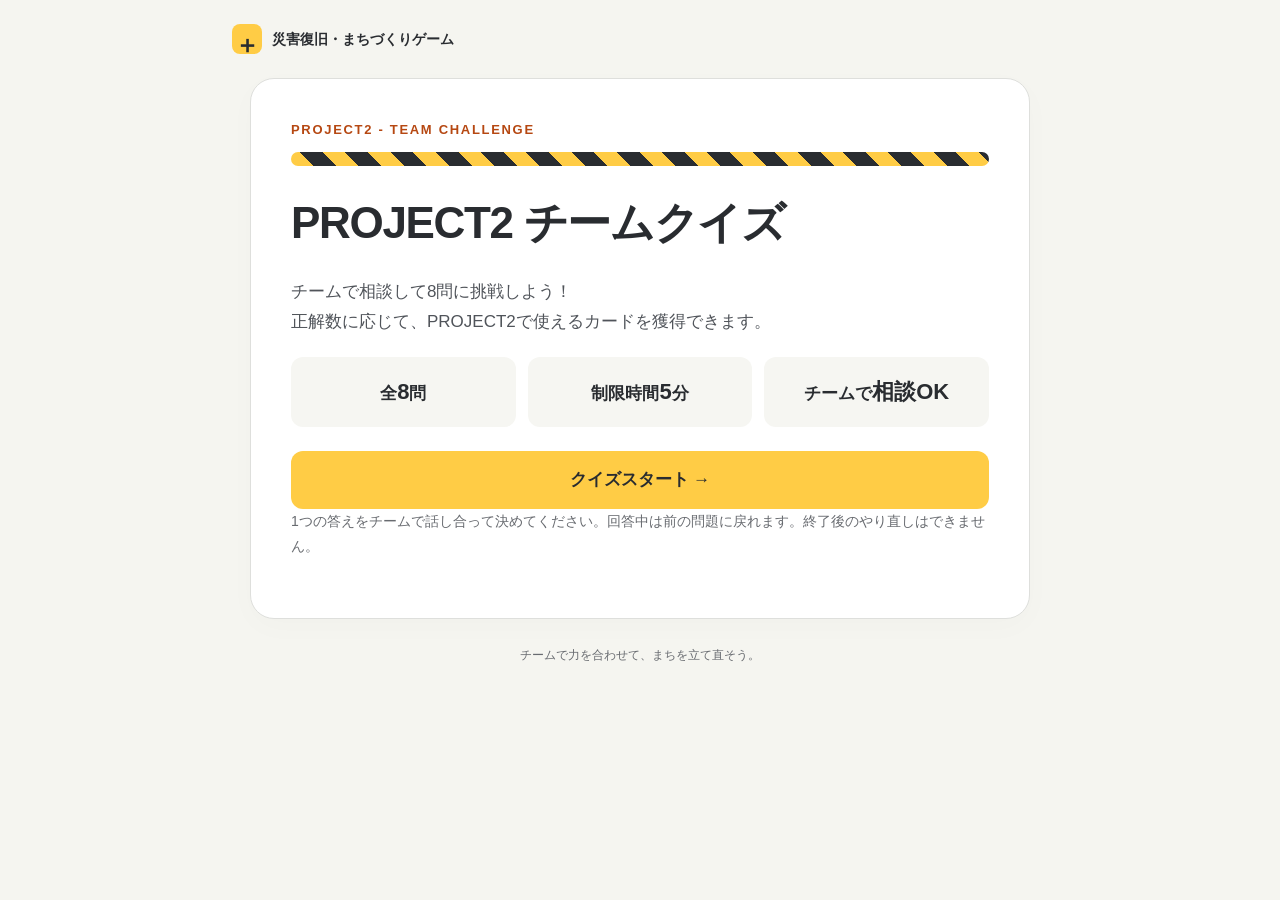
<file: PROJECT2チームクイズ/index.html>
<!doctype html>
<html lang="ja">
<head>
  <meta charset="utf-8">
  <meta name="viewport" content="width=device-width, initial-scale=1">
  <meta name="theme-color" content="#ffcc45">
  <title>PROJECT2 チームクイズ | 災害復旧・まちづくりゲーム</title>
  <link rel="stylesheet" href="style.css">
  <script src="script.js" defer></script>
</head>
<body>
  <header class="brand"><span class="brand-mark" aria-hidden="true">＋</span> 災害復旧・まちづくりゲーム</header>
  <p id="storage-warning" class="notice" role="alert" hidden>このブラウザでは回答を保存できません。終了までページを閉じたり再読み込みしたりしないでください。</p>
  <main id="app"></main>
  <footer>チームで力を合わせて、まちを立て直そう。</footer>
  <div id="admin" hidden><button id="reset" class="text-button" type="button">管理者用：リセット</button></div>
  <dialog id="finish-dialog" aria-labelledby="confirm-title">
    <h2 id="confirm-title">これで回答を終了します。よろしいですか？</h2>
    <p>終了後は回答を変更できません。</p>
    <div class="dialog-actions"><button id="cancel-finish" class="secondary" type="button">回答に戻る</button><button id="confirm-finish" class="primary" type="button">回答を終了する</button></div>
  </dialog>
  <noscript>このクイズにはJavaScriptが必要です。ブラウザの設定でJavaScriptを有効にしてください。</noscript>
</body>
</html>
</file>
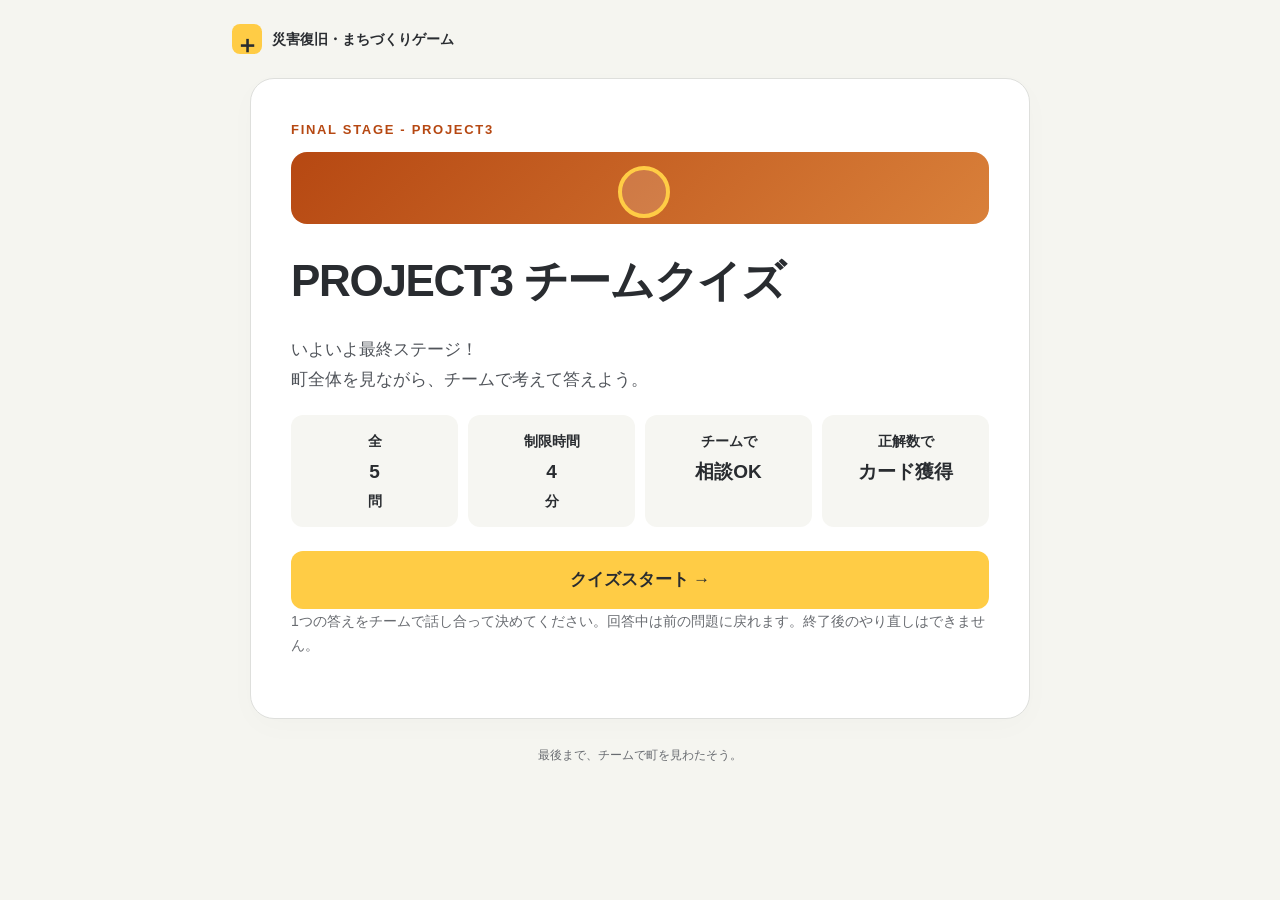
<file: PROJECT3チームクイズ/index.html>
<!doctype html>
<html lang="ja">
<head>
  <meta charset="utf-8">
  <meta name="viewport" content="width=device-width, initial-scale=1">
  <meta name="theme-color" content="#b64812">
  <title>PROJECT3 チームクイズ | 災害復旧・まちづくりゲーム</title>
  <link rel="stylesheet" href="style.css">
  <script src="script.js" defer></script>
</head>
<body>
  <header class="brand"><span class="brand-mark" aria-hidden="true">＋</span> 災害復旧・まちづくりゲーム</header>
  <p id="storage-warning" class="notice" role="alert" hidden>このブラウザでは回答を保存できません。終了までページを閉じたり再読み込みしたりしないでください。</p>
  <main id="app"></main>
  <footer>最後まで、チームで町を見わたそう。</footer>
  <div id="admin" hidden><button id="reset" class="text-button" type="button">管理者用：リセット</button></div>
  <dialog id="finish-dialog" aria-labelledby="confirm-title">
    <h2 id="confirm-title">これで回答を終了します。よろしいですか？</h2>
    <p>終了後は回答を変更できません。</p>
    <div class="dialog-actions"><button id="cancel-finish" class="secondary" type="button">回答に戻る</button><button id="confirm-finish" class="primary" type="button">回答を終了する</button></div>
  </dialog>
  <noscript>このクイズにはJavaScriptが必要です。ブラウザの設定でJavaScriptを有効にしてください。</noscript>
</body>
</html>
</file>
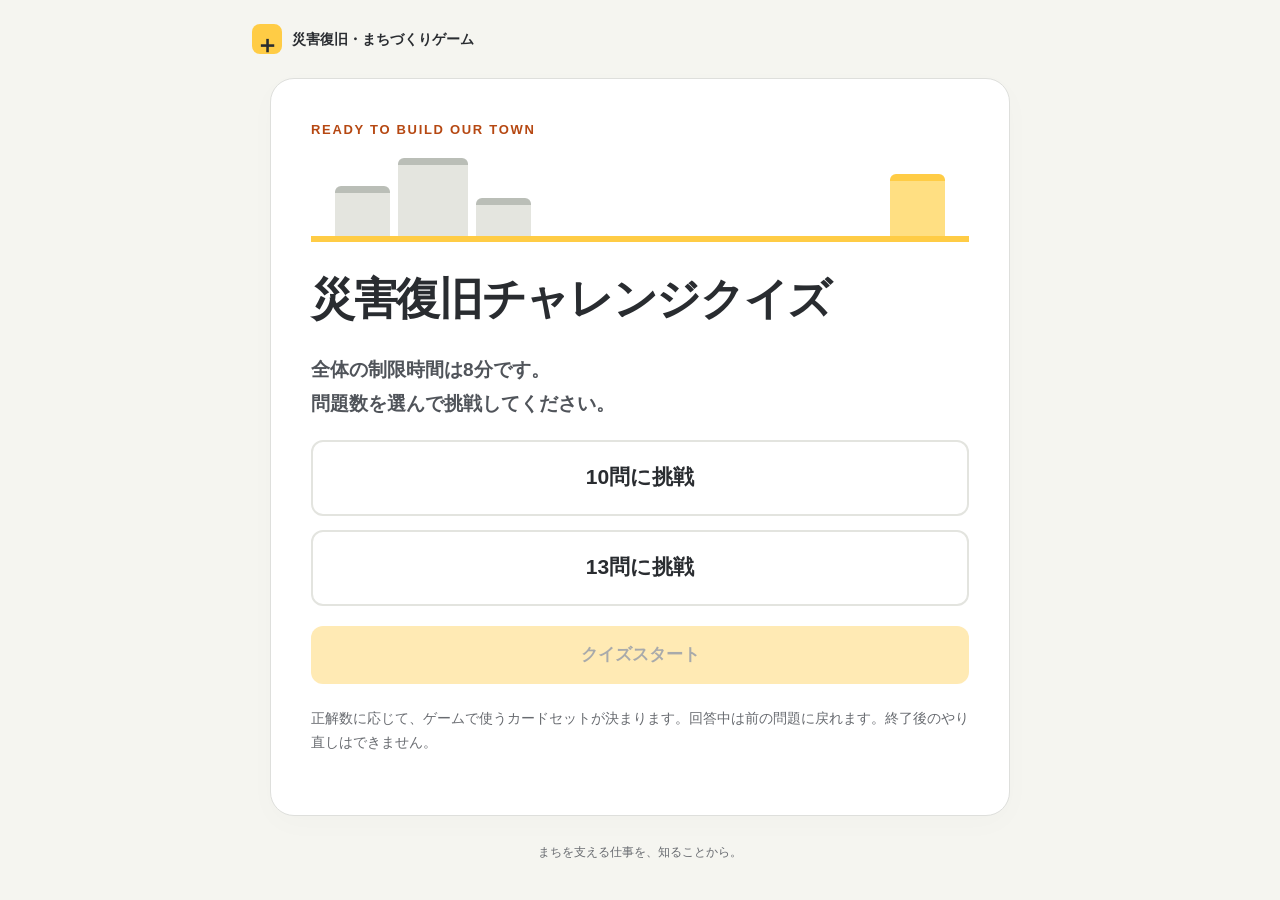
<file: 初回個人クイズ/index.html>
<!doctype html>
<html lang="ja">
<head>
  <meta charset="utf-8">
  <meta name="viewport" content="width=device-width, initial-scale=1">
  <meta name="theme-color" content="#ffcc45">
  <title>災害復旧チャレンジクイズ | 災害復旧・まちづくりゲーム</title>
  <link rel="stylesheet" href="style.css">
  <script src="script.js" defer></script>
</head>
<body>
  <header class="brand"><span class="brand-mark" aria-hidden="true">＋</span> 災害復旧・まちづくりゲーム</header>
  <p id="storage-warning" class="notice" role="alert" hidden>このブラウザでは回答を保存できません。終了までページを閉じたり再読み込みしたりしないでください。</p>
  <main id="app"></main>
  <footer>まちを支える仕事を、知ることから。</footer>
  <div id="admin" hidden><button id="reset" class="text-button" type="button">管理者用：リセット</button></div>
  <dialog id="finish-dialog" aria-labelledby="confirm-title">
    <h2 id="confirm-title">これで回答を終了します。よろしいですか？</h2>
    <p>終了後は回答を変更できません。</p>
    <div class="dialog-actions"><button id="cancel-finish" class="secondary" type="button">回答に戻る</button><button id="confirm-finish" class="primary" type="button">回答を終了する</button></div>
  </dialog>
  <noscript>このクイズにはJavaScriptが必要です。ブラウザの設定でJavaScriptを有効にしてください。</noscript>
</body>
</html>
</file>
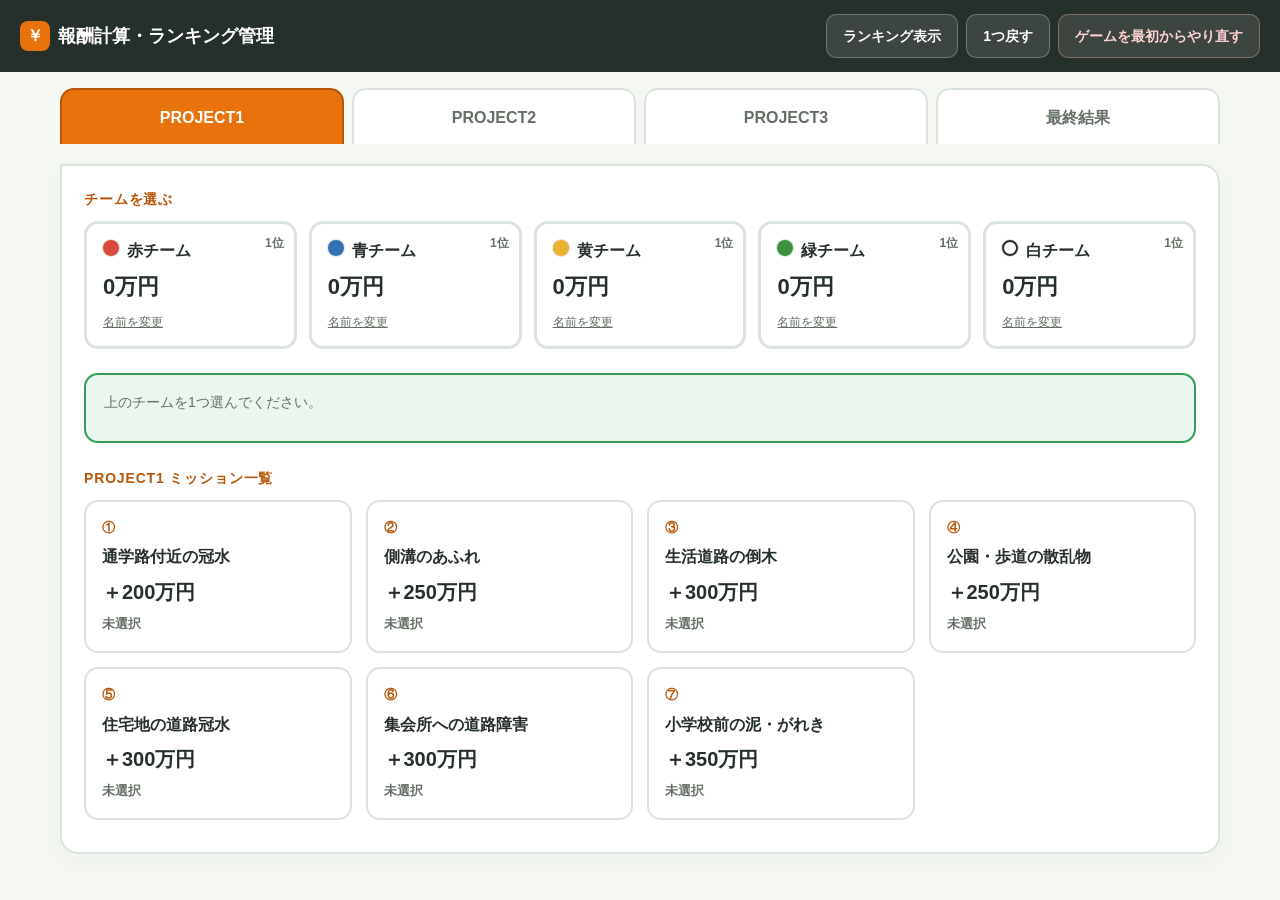
<file: 報酬計算・ランキング管理ツール/index.html>
<!doctype html>
<html lang="ja">
<head>
  <meta charset="utf-8">
  <meta name="viewport" content="width=device-width, initial-scale=1">
  <meta name="theme-color" content="#e8720c">
  <title>報酬計算・ランキング管理ツール | 災害復旧・まちづくりゲーム</title>
  <link rel="stylesheet" href="style.css">
  <script src="script.js" defer></script>
</head>
<body>
  <header class="topbar">
    <div class="topbar-title"><span class="topbar-mark" aria-hidden="true">￥</span> 報酬計算・ランキング管理</div>
    <div class="topbar-actions">
      <button id="btn-ranking" type="button" class="ghost-button">ランキング表示</button>
      <button id="btn-undo" type="button" class="ghost-button">1つ戻す</button>
      <button id="btn-reset" type="button" class="ghost-button danger">ゲームを最初からやり直す</button>
    </div>
  </header>
  <p id="storage-warning" class="notice" role="alert" hidden>このブラウザではデータを保存できません。作業中はページを閉じたり再読み込みしたりしないでください。</p>
  <nav class="tabs" id="tabs"></nav>
  <main id="app"></main>

  <div id="projector" class="projector" hidden></div>

  <dialog id="reset-dialog" aria-labelledby="reset-title">
    <h2 id="reset-title">本当に全データを削除しますか？</h2>
    <p>チーム名以外の、報酬・選択済みミッション・履歴・地域貢献ボーナスの状態がすべて初期化されます。この操作は取り消せません。</p>
    <div class="dialog-actions"><button id="cancel-reset" class="secondary" type="button">キャンセル</button><button id="confirm-reset" class="primary danger" type="button">削除して最初からやり直す</button></div>
  </dialog>

  <dialog id="quiz-confirm-dialog" aria-labelledby="quiz-confirm-title">
    <h2 id="quiz-confirm-title">追加クイズ費用を減額します</h2>
    <p id="quiz-confirm-body"></p>
    <div class="dialog-actions"><button id="cancel-quiz" class="secondary" type="button">キャンセル</button><button id="confirm-quiz" class="primary" type="button">減額する</button></div>
  </dialog>

  <dialog id="bonus-grant-dialog" aria-labelledby="bonus-grant-title">
    <h2 id="bonus-grant-title">地域貢献ボーナスを加算します</h2>
    <p id="bonus-grant-body"></p>
    <div class="dialog-actions"><button id="cancel-bonus-grant" class="secondary" type="button">キャンセル</button><button id="confirm-bonus-grant" class="primary" type="button">加算する</button></div>
  </dialog>

  <dialog id="bonus-cancel-dialog" aria-labelledby="bonus-cancel-title">
    <h2 id="bonus-cancel-title">地域貢献ボーナスを取り消しますか？</h2>
    <p>加算済みのボーナスをすべて取り消し、対象チームから減算します。</p>
    <div class="dialog-actions"><button id="cancel-bonus-cancel" class="secondary" type="button">キャンセル</button><button id="confirm-bonus-cancel" class="primary danger" type="button">取り消す</button></div>
  </dialog>

  <noscript>このツールにはJavaScriptが必要です。ブラウザの設定でJavaScriptを有効にしてください。</noscript>
</body>
</html>
</file>
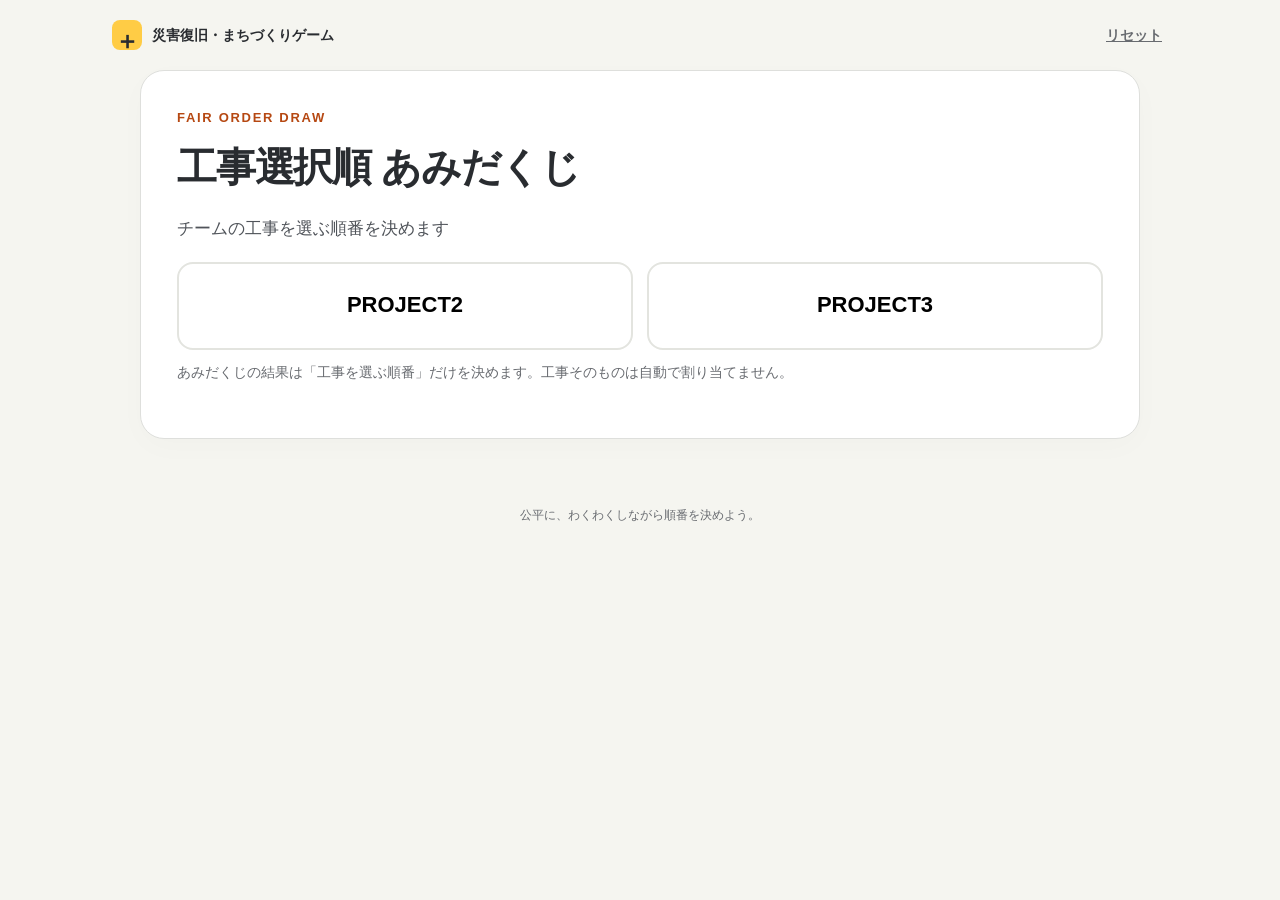
<file: 工事選択順あみだくじ/index.html>
<!doctype html>
<html lang="ja">
<head>
  <meta charset="utf-8">
  <meta name="viewport" content="width=device-width, initial-scale=1">
  <meta name="theme-color" content="#ffcc45">
  <title>工事選択順 あみだくじ | 災害復旧・まちづくりゲーム</title>
  <link rel="stylesheet" href="style.css">
  <script src="script.js" defer></script>
</head>
<body>
  <header class="brand">
    <span class="brand-left"><span class="brand-mark" aria-hidden="true">＋</span> 災害復旧・まちづくりゲーム</span>
    <button id="reset" class="text-button" type="button">リセット</button>
  </header>
  <p id="storage-warning" class="notice" role="alert" hidden>このブラウザでは保存できません。操作中はページを閉じたり再読み込みしたりしないでください。</p>
  <main id="app"></main>
  <footer>公平に、わくわくしながら順番を決めよう。</footer>
  <dialog id="reset-dialog" aria-labelledby="reset-title">
    <h2 id="reset-title">本当にリセットしますか？</h2>
    <p>チーム名・順位・入口選択・あみだくじの結果がすべて削除されます。</p>
    <div class="dialog-actions"><button id="cancel-reset" class="secondary" type="button">キャンセル</button><button id="confirm-reset" class="primary" type="button">リセットする</button></div>
  </dialog>
  <noscript>このツールにはJavaScriptが必要です。ブラウザの設定でJavaScriptを有効にしてください。</noscript>
</body>
</html>
</file>
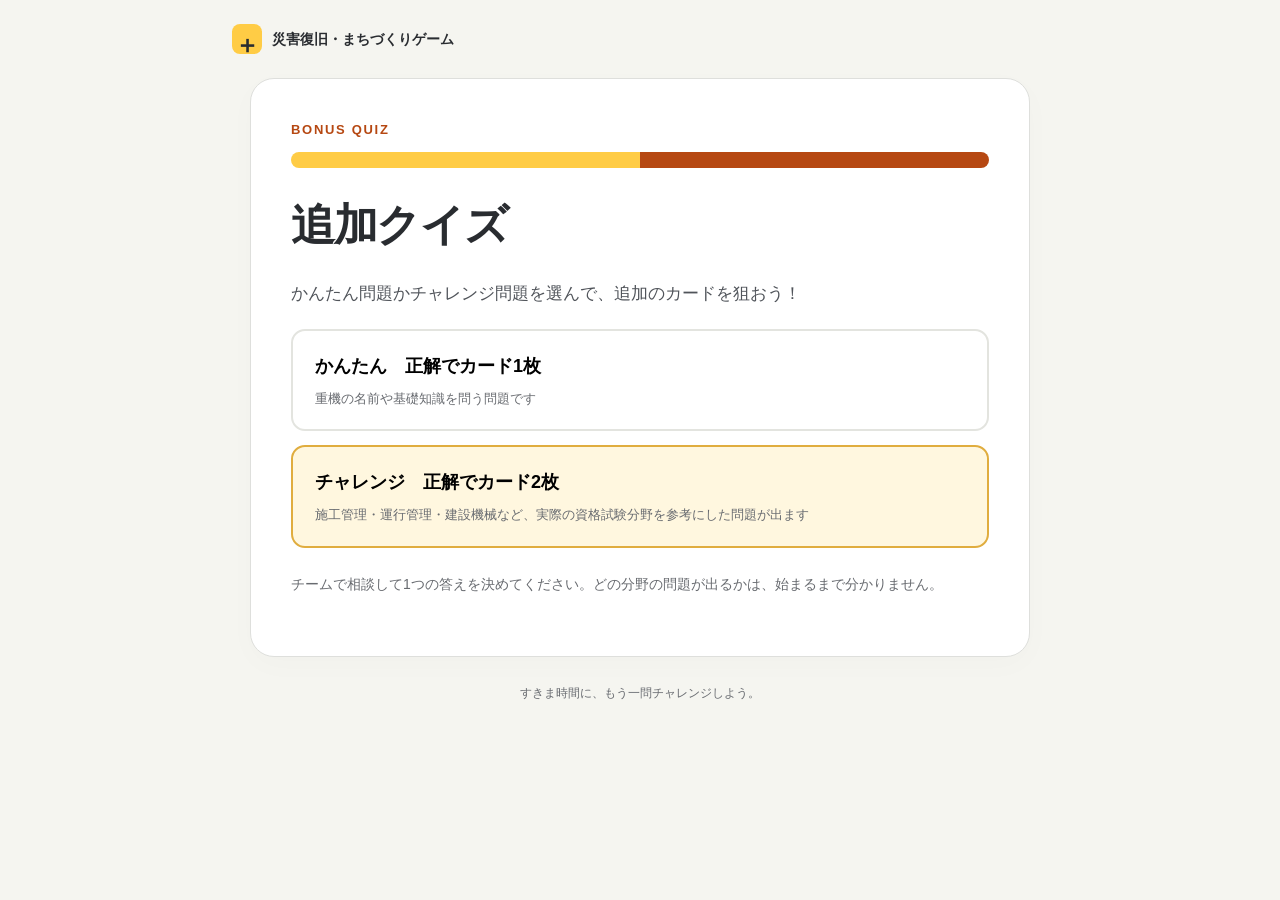
<file: 追加クイズ/index.html>
<!doctype html>
<html lang="ja">
<head>
  <meta charset="utf-8">
  <meta name="viewport" content="width=device-width, initial-scale=1">
  <meta name="theme-color" content="#ffcc45">
  <title>追加クイズ | 災害復旧・まちづくりゲーム</title>
  <link rel="stylesheet" href="style.css">
  <script src="script.js" defer></script>
</head>
<body>
  <header class="brand"><span class="brand-mark" aria-hidden="true">＋</span> 災害復旧・まちづくりゲーム</header>
  <p id="storage-warning" class="notice" role="alert" hidden>このブラウザでは回答を保存できません。回答中はページを閉じたり再読み込みしたりしないでください。</p>
  <main id="app"></main>
  <footer>すきま時間に、もう一問チャレンジしよう。</footer>
  <div id="admin" hidden><button id="reset" class="text-button" type="button">管理者用：リセット</button></div>
  <dialog id="finish-dialog" aria-labelledby="confirm-title">
    <h2 id="confirm-title">この回答で確定しますか？</h2>
    <p>確定すると回答を変更できません。</p>
    <div class="dialog-actions"><button id="cancel-finish" class="secondary" type="button">選び直す</button><button id="confirm-finish" class="primary" type="button">回答を確定する</button></div>
  </dialog>
  <noscript>このクイズにはJavaScriptが必要です。ブラウザの設定でJavaScriptを有効にしてください。</noscript>
</body>
</html>
</file>
<file: PROJECT2チームクイズ/style.css>
:root { color-scheme: light; --ink:#292c30; --muted:#686b70; --yellow:#ffcc45; --orange:#b64812; --line:#dedfdc; --paper:#fff; }
* { box-sizing:border-box; }
body { margin:0; color:var(--ink); background:#f5f5f0; font-family: -apple-system,BlinkMacSystemFont,"Hiragino Kaku Gothic ProN","Noto Sans JP",Meiryo,sans-serif; font-size:17px; line-height:1.75; }
button { font:inherit; cursor:pointer; touch-action:manipulation; }
button:focus-visible, summary:focus-visible { outline:3px solid #1968ac; outline-offset:4px; }
button:disabled { opacity:.4; cursor:default; }
[hidden] { display:none !important; }
.brand { max-width:860px; margin:auto; padding:24px 22px; display:flex; align-items:center; gap:10px; font-size:14px; font-weight:700; }
.brand-mark { display:grid; place-items:center; width:30px; height:30px; background:var(--yellow); border-radius:8px; font-size:24px; }
main { max-width:820px; margin:0 auto; padding:0 20px; }
.panel { background:var(--paper); border:1px solid var(--line); border-radius:24px; padding:40px; box-shadow:0 8px 30px #292c3005; }
.eyebrow { color:var(--orange); font-size:13px; letter-spacing:.13em; font-weight:800; margin:0 0 10px; }
h1 { font-size:clamp(30px,6vw,44px); line-height:1.4; margin:0 0 24px; letter-spacing:-.03em; }
h2 { font-size:23px; line-height:1.65; margin:0 0 24px; }
p { margin:0 0 20px; }
/* PROJECT2は重機ステージらしく、警戒ストライプ風のアクセントバーで少し力強い雰囲気に */
.hero-art { height:14px; margin:10px 0 26px; border-radius:8px; background:repeating-linear-gradient(45deg, var(--yellow), var(--yellow) 16px, var(--ink) 16px, var(--ink) 32px); }
.facts { display:flex; gap:12px; margin-bottom:24px; flex-wrap:wrap; }
.fact { flex:1; min-width:110px; background:#f6f6f2; padding:16px; border-radius:12px; font-weight:700; text-align:center; }
.fact strong { font-size:22px; }
.intro { color:#50545a; }
.small { font-size:14px; color:var(--muted); }
.primary,.secondary { min-height:56px; border-radius:12px; padding:13px 22px; border:1px solid transparent; font-weight:700; }
.primary { background:var(--yellow); color:var(--ink); }
.primary:hover { background:#ffd96b; }
.secondary { background:#fff; border-color:var(--line); color:var(--ink); }
.wide { width:100%; }
.status { position:sticky; top:0; z-index:2; background:#f5f5f0f5; padding:12px 0 16px; backdrop-filter:blur(8px); }
.status-row { display:flex; justify-content:space-between; align-items:center; gap:10px; }
.count { font-size:20px; font-weight:800; }
.count span { font-size:14px; color:var(--muted); font-weight:500; }
.timer { font-weight:800; padding:5px 14px; border-radius:10px; background:#fff; border:1px solid var(--line); font-variant-numeric:tabular-nums; white-space:nowrap; }
.timer span { font-size:14px; margin-right:8px; }
.timer strong { font-size:30px; }
.timer.warning { background:#fff0cb; border:2px solid #b85a00; color:#8c4200; }
.timer.critical { background:#a91f1f; border:2px solid #a91f1f; color:#fff; box-shadow:0 0 0 4px #a91f1f22; }
progress { display:block; width:100%; height:7px; margin-top:12px; accent-color:#d38a0b; border:0; border-radius:8px; overflow:hidden; }
progress::-webkit-progress-bar { background:#e3e4dd; }
progress::-webkit-progress-value { background:#e8ae28; }
.question-label { margin-bottom:10px; color:var(--orange); font-weight:800; font-size:14px; }
.team-hint { display:inline-block; margin:0 0 18px; padding:6px 12px; background:#fff0cb; border:1px solid #e0ad3f; border-radius:999px; font-size:13px; font-weight:700; color:#8c4200; }
.options { display:grid; gap:12px; }
.option { display:flex; align-items:center; gap:14px; width:100%; padding:16px; background:#fff; color:var(--ink); border:2px solid #e3e4df; border-radius:12px; text-align:left; line-height:1.6; min-height:68px; }
.letter { flex-shrink:0; display:grid; place-items:center; width:34px; height:34px; background:#f2f3ef; border-radius:8px; font-weight:700; }
.option[aria-pressed="true"] { border-color:#b97a00; background:#fff7df; }
.option[aria-pressed="true"] .letter { background:var(--yellow); }
.selected-mark { margin-left:auto; font-weight:800; color:#885800; }
.error { color:#b12222; min-height:30px; margin:14px 0 0; font-weight:700; }
.navigation { display:flex; gap:12px; margin-top:12px; }
.navigation .primary { flex:1; }
.result { text-align:center; }
.score { font-size:25px; font-weight:800; margin-bottom:8px; }
.score strong { font-size:64px; line-height:1.3; }
.congrats { font-size:22px; font-weight:800; color:var(--orange); margin-bottom:20px; }
.set-box { border-radius:18px; background:#fff5d6; padding:24px; margin-bottom:20px; border:1px solid #f0d38a; text-align:left; }
.cards-title { font-size:16px; font-weight:700; margin-bottom:10px; }
.cards { list-style:none; padding:0; margin:0; }
.cards li { display:flex; justify-content:space-between; gap:12px; padding:10px 0; border-top:1px solid #e7d6a9; font-weight:700; }
.cards-total { margin:14px 0 0; font-size:20px; font-weight:800; text-align:right; }
.card-types { text-align:left; background:#f6f6f2; border-radius:16px; padding:20px 22px; margin-bottom:22px; }
.card-types .cards-title:not(:first-child) { margin-top:18px; }
.type-list { list-style:none; padding:0; margin:0 0 8px; display:grid; gap:6px; }
.type-list li { padding:6px 0; border-top:1px solid var(--line); }
.type-list li:first-child { border-top:0; }
.handoff { font-size:20px; font-weight:800; }
.timeout { color:#b12222; font-weight:900; font-size:48px; line-height:1.2; margin:4px 0 18px; }
details { text-align:left; margin-top:26px; border-top:1px solid var(--line); padding-top:20px; }
summary { cursor:pointer; font-weight:700; }
.explanation { margin:0 0 18px; padding:16px; background:#fafaf7; border:1px solid var(--line); border-radius:12px; }
.explanation-q { display:flex; align-items:center; gap:10px; margin:0 0 10px; font-weight:800; }
.result-tag { font-size:12px; padding:3px 10px; border-radius:999px; font-weight:700; }
.is-correct .result-tag { background:#dff3e2; color:#1e7a34; }
.is-wrong .result-tag { background:#fbe2e2; color:#a91f1f; }
.explanation-text { font-size:15px; margin:0 0 10px; }
.explanation-answer, .explanation-correct { font-size:14px; margin:0 0 6px; }
.explanation-note { font-size:14px; color:var(--muted); margin:10px 0 0; }
footer { text-align:center; padding:26px 16px; color:var(--muted); font-size:12px; }
#admin { text-align:center; margin-bottom:24px; }
.text-button { background:none; border:0; color:var(--muted); text-decoration:underline; font-size:14px; }
.notice { max-width:780px; margin:0 auto 16px; padding:14px; background:#fff0cc; border:1px solid #bb7500; }
dialog { width:min(90%,480px); border:1px solid var(--line); border-radius:20px; padding:28px; color:var(--ink); }
dialog::backdrop { background:#1d232b88; }
.dialog-actions { display:grid; gap:12px; }
@media(min-width:700px) { .options { grid-template-columns:1fr 1fr; } }
@media(max-width:520px) { .brand { padding:16px; font-size:12px; } main { padding:0 14px; } .panel { padding:25px 20px; border-radius:18px; } h2 { font-size:20px; } .timer { padding:4px 10px; } .timer strong { font-size:27px; } .timer span { font-size:12px; } .count { font-size:18px; } .count span { display:block; font-size:11px; } .option { padding:13px 12px; gap:10px; } .set-box { padding:20px 16px; } .score { font-size:22px; } .score strong { font-size:54px; } .navigation .secondary { padding:12px 18px; } .card-types { padding:16px 16px; } }
</file>
<file: PROJECT3チームクイズ/style.css>
:root { color-scheme: light; --ink:#292c30; --muted:#686b70; --yellow:#ffcc45; --orange:#b64812; --line:#dedfdc; --paper:#fff; }
* { box-sizing:border-box; }
body { margin:0; color:var(--ink); background:#f5f5f0; font-family: -apple-system,BlinkMacSystemFont,"Hiragino Kaku Gothic ProN","Noto Sans JP",Meiryo,sans-serif; font-size:17px; line-height:1.75; }
button { font:inherit; cursor:pointer; touch-action:manipulation; }
button:focus-visible, summary:focus-visible { outline:3px solid #1968ac; outline-offset:4px; }
button:disabled { opacity:.4; cursor:default; }
[hidden] { display:none !important; }
.brand { max-width:860px; margin:auto; padding:24px 22px; display:flex; align-items:center; gap:10px; font-size:14px; font-weight:700; }
.brand-mark { display:grid; place-items:center; width:30px; height:30px; background:var(--yellow); border-radius:8px; font-size:24px; }
main { max-width:820px; margin:0 auto; padding:0 20px; }
.panel { background:var(--paper); border:1px solid var(--line); border-radius:24px; padding:40px; box-shadow:0 8px 30px #292c3005; }
.eyebrow { color:var(--orange); font-size:13px; letter-spacing:.13em; font-weight:800; margin:0 0 10px; }
h1 { font-size:clamp(30px,6vw,44px); line-height:1.4; margin:0 0 24px; letter-spacing:-.03em; }
h2 { font-size:23px; line-height:1.65; margin:0 0 24px; }
p { margin:0 0 20px; }
/* PROJECT3は最終ステージ。オレンジのグラデーションとメダル型のエンブレムで特別感を出しつつ、派手にしすぎない */
.hero-art { position:relative; height:72px; margin:10px 0 26px; border-radius:16px; background:linear-gradient(135deg, var(--orange), #d9803a); overflow:hidden; }
.hero-art::after { content:""; position:absolute; top:50%; left:50%; width:44px; height:44px; margin:-22px 0 0 -22px; border-radius:50%; border:4px solid var(--yellow); background:#ffffff26; }
.facts { display:flex; gap:10px; margin-bottom:24px; flex-wrap:wrap; }
.fact { flex:1; min-width:100px; background:#f6f6f2; padding:14px; border-radius:12px; font-weight:700; text-align:center; font-size:14px; }
.fact strong { display:block; font-size:19px; margin-top:2px; }
.intro { color:#50545a; }
.small { font-size:14px; color:var(--muted); }
.primary,.secondary { min-height:56px; border-radius:12px; padding:13px 22px; border:1px solid transparent; font-weight:700; }
.primary { background:var(--yellow); color:var(--ink); }
.primary:hover { background:#ffd96b; }
.secondary { background:#fff; border-color:var(--line); color:var(--ink); }
.wide { width:100%; }
.status { position:sticky; top:0; z-index:2; background:#f5f5f0f5; padding:12px 0 16px; backdrop-filter:blur(8px); }
.status-row { display:flex; justify-content:space-between; align-items:center; gap:10px; }
.count { font-size:20px; font-weight:800; }
.count span { font-size:14px; color:var(--muted); font-weight:500; }
.timer { font-weight:800; padding:5px 14px; border-radius:10px; background:#fff; border:1px solid var(--line); font-variant-numeric:tabular-nums; white-space:nowrap; }
.timer span { font-size:14px; margin-right:8px; }
.timer strong { font-size:30px; }
.timer.warning { background:#fff0cb; border:2px solid #b85a00; color:#8c4200; }
.timer.critical { background:#a91f1f; border:2px solid #a91f1f; color:#fff; box-shadow:0 0 0 4px #a91f1f22; }
progress { display:block; width:100%; height:7px; margin-top:12px; accent-color:#d38a0b; border:0; border-radius:8px; overflow:hidden; }
progress::-webkit-progress-bar { background:#e3e4dd; }
progress::-webkit-progress-value { background:#e8ae28; }
.question-label { margin-bottom:10px; color:var(--orange); font-weight:800; font-size:14px; }
.team-hint { display:inline-block; margin:0 0 18px; padding:6px 12px; background:#fff0cb; border:1px solid #e0ad3f; border-radius:999px; font-size:13px; font-weight:700; color:#8c4200; }
.options { display:grid; gap:12px; }
.option { display:flex; align-items:center; gap:14px; width:100%; padding:16px; background:#fff; color:var(--ink); border:2px solid #e3e4df; border-radius:12px; text-align:left; line-height:1.6; min-height:68px; }
.letter { flex-shrink:0; display:grid; place-items:center; width:34px; height:34px; background:#f2f3ef; border-radius:8px; font-weight:700; }
.option[aria-pressed="true"] { border-color:#b97a00; background:#fff7df; }
.option[aria-pressed="true"] .letter { background:var(--yellow); }
.selected-mark { margin-left:auto; font-weight:800; color:#885800; }
.error { color:#b12222; min-height:30px; margin:14px 0 0; font-weight:700; }
.navigation { display:flex; gap:12px; margin-top:12px; }
.navigation .primary { flex:1; }
.result { text-align:center; }
.score { font-size:25px; font-weight:800; margin-bottom:8px; }
.score strong { font-size:64px; line-height:1.3; }
.congrats { font-size:22px; font-weight:800; color:var(--orange); margin:0 0 20px; white-space:pre-line; }
.set-box { border-radius:18px; background:#fff5d6; padding:24px; margin-bottom:20px; border:1px solid #f0d38a; text-align:left; }
.set-box.is-perfect { border-color:var(--orange); box-shadow:0 0 0 3px #ffcc4555; }
.cards-title { font-size:16px; font-weight:700; margin-bottom:10px; }
.cards { list-style:none; padding:0; margin:0; }
.cards li { display:flex; justify-content:space-between; gap:12px; padding:10px 0; font-weight:700; font-size:20px; }
.card-types { text-align:left; background:#f6f6f2; border-radius:16px; padding:20px 22px; margin-bottom:22px; }
.type-group-label { font-weight:800; font-size:14px; color:var(--orange); margin:14px 0 6px; }
.type-group-label:first-child { margin-top:0; }
.type-list { list-style:none; padding:0; margin:0 0 8px; display:grid; gap:6px; }
.type-list li { padding:6px 0; border-top:1px solid var(--line); }
.type-list li:first-child { border-top:0; }
.handoff { font-size:20px; font-weight:800; }
.timeout { color:#b12222; font-weight:900; font-size:48px; line-height:1.2; margin:4px 0 18px; }
details { text-align:left; margin-top:26px; border-top:1px solid var(--line); padding-top:20px; }
summary { cursor:pointer; font-weight:700; }
.explanation { margin:0 0 18px; padding:16px; background:#fafaf7; border:1px solid var(--line); border-radius:12px; }
.explanation-q { display:flex; align-items:center; gap:10px; margin:0 0 10px; font-weight:800; }
.result-tag { font-size:12px; padding:3px 10px; border-radius:999px; font-weight:700; }
.is-correct .result-tag { background:#dff3e2; color:#1e7a34; }
.is-wrong .result-tag { background:#fbe2e2; color:#a91f1f; }
.explanation-text { font-size:15px; margin:0 0 10px; }
.explanation-answer, .explanation-correct { font-size:14px; margin:0 0 6px; }
.explanation-note { font-size:14px; color:var(--muted); margin:10px 0 0; }
footer { text-align:center; padding:26px 16px; color:var(--muted); font-size:12px; }
#admin { text-align:center; margin-bottom:24px; }
.text-button { background:none; border:0; color:var(--muted); text-decoration:underline; font-size:14px; }
.notice { max-width:780px; margin:0 auto 16px; padding:14px; background:#fff0cc; border:1px solid #bb7500; }
dialog { width:min(90%,480px); border:1px solid var(--line); border-radius:20px; padding:28px; color:var(--ink); }
dialog::backdrop { background:#1d232b88; }
.dialog-actions { display:grid; gap:12px; }
@media(min-width:700px) { .options { grid-template-columns:1fr 1fr; } }
@media(max-width:520px) { .brand { padding:16px; font-size:12px; } main { padding:0 14px; } .panel { padding:25px 20px; border-radius:18px; } h2 { font-size:20px; } .timer { padding:4px 10px; } .timer strong { font-size:27px; } .timer span { font-size:12px; } .count { font-size:18px; } .count span { display:block; font-size:11px; } .option { padding:13px 12px; gap:10px; } .set-box { padding:20px 16px; } .score { font-size:22px; } .score strong { font-size:54px; } .navigation .secondary { padding:12px 18px; } .card-types { padding:16px 16px; } }
</file>
<file: 初回個人クイズ/style.css>
:root { color-scheme: light; --ink:#292c30; --muted:#686b70; --yellow:#ffcc45; --orange:#b64812; --line:#dedfdc; --paper:#fff; }
* { box-sizing:border-box; }
body { margin:0; color:var(--ink); background:#f5f5f0; font-family: -apple-system,BlinkMacSystemFont,"Hiragino Kaku Gothic ProN","Noto Sans JP",Meiryo,sans-serif; font-size:17px; line-height:1.75; }
button { font:inherit; cursor:pointer; touch-action:manipulation; }
button:focus-visible, summary:focus-visible { outline:3px solid #1968ac; outline-offset:4px; }
button:disabled { opacity:.4; cursor:default; }
[hidden] { display:none !important; }
.brand { max-width:820px; margin:auto; padding:24px 22px; display:flex; align-items:center; gap:10px; font-size:14px; font-weight:700; }
.brand-mark { display:grid; place-items:center; width:30px; height:30px; background:var(--yellow); border-radius:8px; font-size:24px; }
main { max-width:780px; margin:0 auto; padding:0 20px; }
.panel { background:var(--paper); border:1px solid var(--line); border-radius:24px; padding:40px; box-shadow:0 8px 30px #292c3005; }
.eyebrow { color:var(--orange); font-size:13px; letter-spacing:.13em; font-weight:800; margin:0 0 10px; }
h1 { font-size:clamp(30px,6vw,44px); line-height:1.4; margin:0 0 24px; letter-spacing:-.03em; }
h2 { font-size:23px; line-height:1.65; margin:0 0 24px; }
p { margin:0 0 20px; }
.hero-art { height:90px; margin:10px 0 26px; display:flex; align-items:flex-end; gap:8px; border-bottom:6px solid var(--yellow); padding:0 24px; overflow:hidden; }
.building { background:#e4e5df; width:55px; height:50px; border-radius:6px 6px 0 0; border-top:7px solid #babeb7; }
.building:nth-child(2) { height:78px; width:70px; }
.building:nth-child(3) { height:38px; }
.building:nth-child(4) { height:62px; margin-left:auto; background:#ffdf82; border-color:var(--yellow); }
.intro { color:#50545a; font-weight:700; font-size:19px; }
.small { font-size:14px; color:var(--muted); }
.primary,.secondary { min-height:56px; border-radius:12px; padding:13px 22px; border:1px solid transparent; font-weight:700; }
.primary { background:var(--yellow); color:var(--ink); }
.primary:hover { background:#ffd96b; }
.secondary { background:#fff; border-color:var(--line); color:var(--ink); }
.course-choice { display:grid; gap:14px; margin:6px 0 20px; }
.course-button { min-height:76px; font-size:21px; background:#fff; color:var(--ink); border:2px solid #e3e4df; border-radius:12px; font-weight:700; }
.course-button[aria-pressed="true"] { border-color:#b97a00; background:#fff7df; }
#start.wide { margin-bottom:22px; }
.wide { width:100%; }
.status { position:sticky; top:0; z-index:2; background:#f5f5f0f5; padding:12px 0 16px; backdrop-filter:blur(8px); }
.status-row { display:flex; justify-content:space-between; align-items:center; gap:10px; }
.count { font-size:20px; font-weight:800; }
.count span { font-size:14px; color:var(--muted); font-weight:500; }
.timer { font-weight:800; padding:5px 14px; border-radius:10px; background:#fff; border:1px solid var(--line); font-variant-numeric:tabular-nums; white-space:nowrap; }
.timer span { font-size:14px; margin-right:8px; }
.timer strong { font-size:30px; }
.timer.warning { background:#fff0cb; border:2px solid #b85a00; color:#8c4200; }
.timer.critical { background:#a91f1f; border:2px solid #a91f1f; color:#fff; box-shadow:0 0 0 4px #a91f1f22; }
progress { display:block; width:100%; height:7px; margin-top:12px; accent-color:#d38a0b; border:0; border-radius:8px; overflow:hidden; }
progress::-webkit-progress-bar { background:#e3e4dd; }
progress::-webkit-progress-value { background:#e8ae28; }
.question-label { margin-bottom:10px; color:var(--orange); font-weight:800; font-size:14px; }
.options { display:grid; gap:12px; }
.option { display:flex; align-items:center; gap:14px; width:100%; padding:16px; background:#fff; color:var(--ink); border:2px solid #e3e4df; border-radius:12px; text-align:left; line-height:1.6; min-height:68px; }
.letter { flex-shrink:0; display:grid; place-items:center; width:34px; height:34px; background:#f2f3ef; border-radius:8px; font-weight:700; }
.option[aria-pressed="true"] { border-color:#b97a00; background:#fff7df; }
.option[aria-pressed="true"] .letter { background:var(--yellow); }
.selected-mark { margin-left:auto; font-weight:800; color:#885800; }
.error { color:#b12222; min-height:30px; margin:14px 0 0; font-weight:700; }
.navigation { display:flex; gap:12px; margin-top:12px; }
.navigation .primary { flex:1; }
.result { text-align:center; }
.score { font-size:25px; font-weight:800; margin-bottom:20px; }
.score strong { font-size:64px; line-height:1.3; }
.set-box { border-radius:18px; background:#fff5d6; padding:24px; margin-bottom:24px; border:1px solid #f0d38a; }
.set-name { font-size:32px; font-weight:800; margin:0 0 20px; }
.set-name strong { font-size:52px; }
.cards-title { font-size:16px; font-weight:700; margin-bottom:10px; }
.cards { list-style:none; padding:0; margin:0; text-align:left; }
.cards li { display:flex; justify-content:space-between; gap:12px; padding:10px 0; border-top:1px solid #e7d6a9; font-weight:700; }
.handoff { font-size:20px; font-weight:800; }
.timeout { color:#b12222; font-weight:900; font-size:48px; line-height:1.2; margin:4px 0 18px; }
details { text-align:left; margin-top:26px; border-top:1px solid var(--line); padding-top:20px; }
summary { cursor:pointer; font-weight:700; }
.explanation { margin:16px 0 0; font-size:16px; }
footer { text-align:center; padding:26px 16px; color:var(--muted); font-size:12px; }
#admin { text-align:center; margin-bottom:24px; }
.text-button { background:none; border:0; color:var(--muted); text-decoration:underline; font-size:14px; }
.notice { max-width:740px; margin:0 auto 16px; padding:14px; background:#fff0cc; border:1px solid #bb7500; }
dialog { width:min(90%,480px); border:1px solid var(--line); border-radius:20px; padding:28px; color:var(--ink); }
dialog::backdrop { background:#1d232b88; }
.dialog-actions { display:grid; gap:12px; }
@media(max-width:520px) { .brand { padding:16px; font-size:12px; } main { padding:0 14px; } .panel { padding:25px 20px; border-radius:18px; } h2 { font-size:20px; } .timer { padding:4px 10px; } .timer strong { font-size:27px; } .timer span { font-size:12px; } .count { font-size:18px; } .count span { display:block; font-size:11px; } .option { padding:13px 12px; gap:10px; } .set-box { padding:20px 16px; } .set-name { font-size:25px; } .set-name strong { font-size:42px; } .score { font-size:22px; } .score strong { font-size:54px; } .navigation .secondary { padding:12px 18px; } }
</file>
<file: 報酬計算・ランキング管理ツール/style.css>
:root {
  color-scheme: light;
  --ink:#26302b; --muted:#647065; --line:#dbe4dc; --paper:#fff; --bg:#f4f7f2;
  --orange:#e8720c; --orange-dark:#b6560a; --orange-soft:#fff1e2;
  --green:#2f9e58; --green-dark:#1f7a41; --green-soft:#e9f7ee;
  --red:#c23b3b;
}
* { box-sizing:border-box; }
body { margin:0; color:var(--ink); background:var(--bg); font-family: -apple-system,BlinkMacSystemFont,"Hiragino Kaku Gothic ProN","Noto Sans JP",Meiryo,sans-serif; font-size:16px; line-height:1.6; }
button { font:inherit; cursor:pointer; touch-action:manipulation; }
button:focus-visible, summary:focus-visible, [tabindex]:focus-visible { outline:3px solid #1968ac; outline-offset:3px; }
button:disabled { opacity:.4; cursor:default; }
[hidden] { display:none !important; }
input { font:inherit; }
h1,h2,h3 { margin:0 0 12px; }
p { margin:0 0 12px; }

/* ヘッダー */
.topbar { background:var(--ink); color:#fff; padding:14px 20px; display:flex; flex-wrap:wrap; align-items:center; justify-content:space-between; gap:12px; }
.topbar-title { font-weight:800; font-size:18px; display:flex; align-items:center; gap:8px; }
.topbar-mark { display:grid; place-items:center; width:30px; height:30px; background:var(--orange); border-radius:8px; font-size:16px; font-weight:900; }
.topbar-actions { display:flex; gap:8px; flex-wrap:wrap; }
.ghost-button { background:#ffffff1a; color:#fff; border:1px solid #ffffff44; border-radius:10px; padding:10px 16px; font-weight:700; font-size:14px; }
.ghost-button:hover { background:#ffffff33; }
.ghost-button.danger { border-color:#f0aaaa66; color:#ffd3d3; }
.notice { max-width:1100px; margin:12px auto 0; padding:12px 16px; background:#fff0cc; border:1px solid #bb7500; border-radius:10px; }

/* タブ */
.tabs { display:flex; gap:8px; padding:16px 20px 0; max-width:1200px; margin:0 auto; flex-wrap:wrap; }
.tab-button { flex:1 1 140px; min-height:56px; border-radius:14px 14px 0 0; border:2px solid var(--line); border-bottom:none; background:#fff; font-weight:800; font-size:16px; color:var(--muted); }
.tab-button[aria-selected="true"] { background:var(--orange); color:#fff; border-color:var(--orange-dark); }
.tab-button.final[aria-selected="true"] { background:var(--green); border-color:var(--green-dark); }

main { max-width:1200px; margin:0 auto; padding:20px; }
.panel { background:var(--paper); border:2px solid var(--line); border-top-left-radius:0; border-radius:0 18px 18px 18px; padding:22px; box-shadow:0 8px 24px #26302b08; }

/* チーム選択 */
.section-title { font-size:14px; font-weight:800; letter-spacing:.06em; color:var(--orange-dark); text-transform:uppercase; margin:0 0 10px; }
.team-strip { display:grid; grid-template-columns:repeat(auto-fit,minmax(150px,1fr)); gap:12px; margin-bottom:24px; }
.team-card { position:relative; text-align:left; padding:14px 16px; border-radius:14px; border:3px solid var(--line); background:#fff; display:flex; flex-direction:column; gap:6px; }
.team-card .swatch { width:16px; height:16px; border-radius:50%; display:inline-block; margin-right:8px; border:2px solid transparent; box-shadow:0 0 0 1px #26302b22; }
.team-card .swatch--light { border-color:var(--ink); }
.team-card .team-name { font-weight:800; font-size:16px; }
.team-card .team-total { font-size:22px; font-weight:900; }
.team-card .team-total.negative { color:var(--red); }
.team-card[aria-pressed="true"] { border-color:var(--orange); background:var(--orange-soft); }
.team-card .rename-link { align-self:flex-start; margin-top:2px; background:none; border:0; color:var(--muted); text-decoration:underline; font-size:12px; padding:0; }
.team-card .rank-badge { position:absolute; top:10px; right:10px; font-size:12px; font-weight:800; color:var(--muted); }

/* 選択中チームの操作パネル */
.selected-panel { background:var(--green-soft); border:2px solid var(--green); border-radius:14px; padding:16px 18px; margin-bottom:24px; }
.selected-panel .selected-team-line { font-weight:800; font-size:17px; margin-bottom:10px; display:flex; align-items:center; gap:8px; flex-wrap:wrap; }
.selected-panel .hint { color:var(--muted); font-size:14px; }
.already-resolved { display:flex; align-items:center; gap:12px; flex-wrap:wrap; }
.button-row { display:flex; gap:10px; flex-wrap:wrap; margin-top:10px; }

/* 汎用ボタン */
.primary, .secondary, .pass-button, .money-button { min-height:52px; border-radius:12px; padding:12px 20px; font-weight:800; border:2px solid transparent; }
.primary { background:var(--orange); color:#fff; }
.primary:hover { background:var(--orange-dark); }
.primary.danger { background:var(--red); }
.secondary { background:#fff; border-color:var(--line); color:var(--ink); }
.pass-button { background:#fff; border-color:var(--muted); color:var(--muted); }
.wide { width:100%; }
.money-button { background:#fff; border-color:var(--line); font-size:15px; }
.money-button.minus { color:var(--red); border-color:#f0c4c4; }
.money-button.plus { color:var(--green-dark); border-color:#bfe6cc; }
.money-button:hover.minus { background:#fff3f3; }
.money-button:hover.plus { background:var(--green-soft); }
.confirm-bar { display:flex; gap:12px; align-items:center; margin:18px 0; flex-wrap:wrap; }
.confirm-bar .primary { flex:1 1 220px; min-height:60px; font-size:18px; }

/* ミッション一覧 */
.mission-grid { display:grid; grid-template-columns:repeat(auto-fill,minmax(220px,1fr)); gap:14px; margin-bottom:10px; }
.mission-card { text-align:left; border:2px solid var(--line); border-radius:14px; padding:16px; background:#fff; display:flex; flex-direction:column; gap:6px; min-height:120px; }
.mission-card .mission-number { font-size:13px; font-weight:800; color:var(--orange-dark); }
.mission-card .mission-name { font-weight:800; font-size:16px; }
.mission-card .mission-reward { font-size:20px; font-weight:900; }
.mission-card .mission-status { font-size:13px; color:var(--muted); font-weight:700; margin-top:auto; display:flex; align-items:center; gap:6px; }
.mission-card .mission-status .swatch { width:13px; height:13px; }
.mission-card.available { cursor:pointer; }
.mission-card.available:hover { border-color:var(--orange); }
.mission-card.selected-pending { border-color:var(--orange); background:var(--orange-soft); box-shadow:0 0 0 3px #e8720c33; }
.mission-card.taken { background:#f4f5f2; color:var(--muted); }
.mission-card.taken .mission-name, .mission-card.taken .mission-reward { color:var(--muted); }
.mission-card .cancel-link { align-self:flex-start; margin-top:6px; background:none; border:0; color:var(--red); text-decoration:underline; font-size:13px; font-weight:700; padding:0; }
.error-text { color:#a91f1f; font-weight:700; min-height:22px; }

/* 最終結果・内訳 */
.breakdown-grid { display:grid; grid-template-columns:repeat(auto-fit,minmax(280px,1fr)); gap:16px; margin-bottom:24px; }
.breakdown-card { border:2px solid var(--line); border-radius:16px; padding:18px; background:#fff; }
.breakdown-card h3 { display:flex; align-items:center; gap:8px; font-size:18px; }
.breakdown-row { display:flex; justify-content:space-between; padding:6px 0; border-top:1px solid var(--line); font-size:14px; }
.breakdown-row:first-of-type { border-top:none; }
.breakdown-row.total { font-weight:900; font-size:17px; border-top:2px solid var(--ink); margin-top:6px; padding-top:10px; }
.history-toggle { margin-top:10px; background:none; border:0; color:var(--orange-dark); text-decoration:underline; font-weight:700; font-size:13px; padding:0; }
.history-list { margin-top:10px; padding-left:0; list-style:none; font-size:13px; color:var(--muted); max-height:220px; overflow-y:auto; }
.history-list li { padding:6px 0; border-top:1px solid var(--line); display:flex; justify-content:space-between; gap:10px; }
.history-list li:first-child { border-top:none; }

.bonus-section { border:2px solid var(--green); background:var(--green-soft); border-radius:16px; padding:20px; margin-bottom:24px; }
.bonus-amount-row { display:flex; align-items:center; gap:10px; margin-bottom:14px; flex-wrap:wrap; }
.bonus-amount-row input { width:110px; padding:10px; border-radius:10px; border:1px solid var(--line); font-size:18px; font-weight:800; text-align:right; }
.bonus-reveal { background:#fff; border-radius:12px; padding:16px; margin-top:14px; }
.bonus-reveal h3 { color:var(--green-dark); font-size:22px; }
.bonus-reveal ul { list-style:none; padding:0; margin:10px 0; display:flex; flex-wrap:wrap; gap:10px; }
.bonus-reveal li { padding:8px 16px; background:var(--green-soft); border:2px solid var(--green); border-radius:999px; font-weight:800; }
.bonus-granted-tag { display:inline-block; padding:4px 12px; border-radius:999px; background:var(--green); color:#fff; font-weight:800; font-size:13px; margin-left:8px; }

.final-actions { display:flex; gap:12px; flex-wrap:wrap; }
.final-actions .primary { min-height:64px; font-size:19px; flex:1 1 260px; }

/* プロジェクター画面 */
.projector { position:fixed; inset:0; background:linear-gradient(160deg,#1c2620,#2f3a30); color:#fff; z-index:50; display:flex; flex-direction:column; align-items:center; padding:40px 24px; overflow-y:auto; }
.projector h1 { font-size:clamp(28px,4vw,44px); margin-bottom:6px; text-align:center; }
.projector .subtitle { color:#cfe0d3; margin-bottom:28px; font-size:18px; }
.projector-list { list-style:none; padding:0; margin:0; width:100%; max-width:900px; display:grid; gap:16px; }
.projector-row { display:flex; align-items:center; gap:24px; background:#ffffff14; border:2px solid #ffffff33; border-radius:20px; padding:20px 28px; }
.projector-rank { font-size:clamp(28px,4vw,44px); font-weight:900; width:110px; text-align:center; color:var(--orange); flex-shrink:0; }
.projector-team { display:flex; align-items:center; gap:16px; font-size:clamp(22px,3vw,34px); font-weight:800; flex:1; }
.projector-swatch { width:26px; height:26px; border-radius:50%; flex-shrink:0; border:2px solid transparent; }
.projector-swatch.light { border-color:#fff; }
.projector-amount { font-size:clamp(22px,3vw,34px); font-weight:900; margin-left:auto; }
.projector-back { margin-top:32px; min-height:56px; padding:14px 28px; font-size:16px; font-weight:800; background:#fff; color:var(--ink); border:none; border-radius:12px; }

dialog { width:min(92%,480px); border:1px solid var(--line); border-radius:20px; padding:26px; color:var(--ink); }
dialog::backdrop { background:#1d232b88; }
.dialog-actions { display:grid; gap:10px; margin-top:16px; }

@media(max-width:640px) {
  main { padding:14px; }
  .panel { padding:16px; }
  .tabs { padding:12px 12px 0; }
  .tab-button { font-size:14px; min-height:48px; flex:1 1 45%; }
  .mission-grid { grid-template-columns:1fr 1fr; }
  .breakdown-grid { grid-template-columns:1fr; }
  .team-strip { grid-template-columns:repeat(2,1fr); }
}
</file>
<file: 工事選択順あみだくじ/style.css>
:root { color-scheme: light; --ink:#292c30; --muted:#686b70; --yellow:#ffcc45; --orange:#b64812; --line:#dedfdc; --paper:#fff; }
* { box-sizing:border-box; }
body { margin:0; color:var(--ink); background:#f5f5f0; font-family: -apple-system,BlinkMacSystemFont,"Hiragino Kaku Gothic ProN","Noto Sans JP",Meiryo,sans-serif; font-size:17px; line-height:1.75; }
button { font:inherit; cursor:pointer; touch-action:manipulation; }
button:focus-visible, summary:focus-visible { outline:3px solid #1968ac; outline-offset:4px; }
button:disabled { opacity:.4; cursor:default; }
[hidden] { display:none !important; }
input { font:inherit; }
.brand { max-width:1100px; margin:auto; padding:20px 22px; display:flex; align-items:center; justify-content:space-between; gap:10px; font-size:14px; font-weight:700; }
.brand-left { display:flex; align-items:center; gap:10px; }
.brand-mark { display:grid; place-items:center; width:30px; height:30px; background:var(--yellow); border-radius:8px; font-size:24px; }
main { max-width:1040px; margin:0 auto; padding:0 20px 40px; }
.panel { background:var(--paper); border:1px solid var(--line); border-radius:24px; padding:36px; box-shadow:0 8px 30px #292c3005; }
.eyebrow { color:var(--orange); font-size:13px; letter-spacing:.13em; font-weight:800; margin:0 0 10px; }
h1 { font-size:clamp(28px,5vw,40px); line-height:1.35; margin:0 0 20px; letter-spacing:-.03em; }
h2 { font-size:22px; line-height:1.5; margin:0 0 20px; }
p { margin:0 0 18px; }
.intro { color:#50545a; }
.small { font-size:14px; color:var(--muted); }
.primary,.secondary { min-height:52px; border-radius:12px; padding:12px 22px; border:1px solid transparent; font-weight:700; }
.primary { background:var(--yellow); color:var(--ink); }
.primary:hover { background:#ffd96b; }
.secondary { background:#fff; border-color:var(--line); color:var(--ink); }
.wide { width:100%; }
.text-button { background:none; border:0; color:var(--muted); text-decoration:underline; font-size:14px; }
.notice { max-width:1000px; margin:0 auto 16px; padding:14px; background:#fff0cc; border:1px solid #bb7500; }
/* PROJECT・チーム数ボタン */
.project-choice { display:grid; gap:14px; margin:6px 0 10px; }
@media(min-width:640px) { .project-choice { grid-template-columns:1fr 1fr; } }
.project-button { min-height:88px; font-size:22px; font-weight:800; background:#fff; border:2px solid #e3e4df; border-radius:16px; }
.project-button:hover { border-color:#b97a00; }
/* すべての色スウォッチ共通：明るい色（白など）でも見失わないよう、専用クラスで強調します */
.team-swatch, .turn-swatch, .dot, .result-swatch, .rank-swatch, .entrance-dot {
  border-radius:50%; border:2px solid transparent; box-shadow:0 0 0 1px rgba(41,44,48,.15); flex-shrink:0;
}
.team-swatch--light, .turn-swatch--light, .dot--light, .result-swatch--light, .rank-swatch--light, .entrance-dot--light {
  border-color:var(--ink); border-width:3px; box-shadow:0 1px 3px rgba(41,44,48,.4);
}
/* チームチップ・一覧 */
.team-strip { display:grid; gap:12px; margin:6px 0 26px; grid-template-columns:repeat(auto-fit,minmax(120px,1fr)); }
.team-card { display:flex; flex-direction:column; align-items:center; gap:8px; padding:16px 10px; border-radius:14px; border:2px solid var(--line); background:#fafaf7; text-align:center; }
.team-swatch { width:34px; height:34px; }
.team-name-input { width:100%; text-align:center; padding:8px; border:1px solid var(--line); border-radius:8px; font-weight:700; }
.rank-grid { display:grid; gap:12px; margin-bottom:20px; }
@media(min-width:640px) { .rank-grid { grid-template-columns:repeat(var(--team-count,5),1fr); } }
.rank-field { display:flex; flex-direction:column; gap:6px; padding:14px; background:#f6f6f2; border-radius:12px; }
.rank-field label { font-weight:800; font-size:14px; }
.rank-select-row { display:flex; align-items:center; gap:8px; }
.rank-select-row select { flex:1; padding:10px; border-radius:8px; border:1px solid var(--line); font-weight:700; }
.rank-swatch { width:22px; height:22px; }
.order-toggle { display:flex; gap:12px; margin-bottom:22px; }
.order-toggle button { flex:1; min-height:56px; border-radius:12px; border:2px solid var(--line); background:#fff; font-weight:800; }
.order-toggle button[aria-pressed="true"] { border-color:#b97a00; background:#fff7df; }
.error { color:#b12222; min-height:26px; margin:4px 0 16px; font-weight:700; }
/* 入口選択 */
.turn-banner { display:flex; align-items:center; gap:12px; padding:16px 20px; border-radius:14px; margin-bottom:22px; font-weight:800; font-size:19px; }
.turn-banner--light { background:#eef0ec; border:2px solid var(--ink); }
.turn-swatch { width:24px; height:24px; }
.pick-order-list { display:flex; flex-wrap:wrap; gap:10px; margin-bottom:22px; }
.pick-order-item { display:flex; align-items:center; gap:8px; padding:8px 14px; border-radius:999px; background:#f6f6f2; font-weight:700; font-size:14px; }
.pick-order-item.is-done { opacity:.55; }
.dot { width:12px; height:12px; }
.entrance-grid { display:grid; grid-template-columns:repeat(var(--team-count,5),1fr); gap:10px; margin-bottom:10px; }
.entrance-button { min-height:78px; border-radius:12px; border:2px solid #e3e4df; background:#fff; font-weight:800; display:flex; flex-direction:column; align-items:center; justify-content:center; gap:4px; }
.entrance-button .entrance-num { font-size:13px; color:var(--muted); font-weight:700; }
.entrance-button[data-taken="true"] { cursor:default; }
.entrance-dot { width:14px; height:14px; }
/* あみだくじ */
.ladder-actions { display:flex; gap:12px; margin:20px 0 4px; flex-wrap:wrap; }
.ladder-actions .primary, .ladder-actions .secondary { flex:1 1 200px; }
.ladder-wrap { overflow-x:auto; padding:6px 0 4px; }
.ladder-svg { display:block; margin:0 auto; width:100%; max-width:580px; height:auto; }
.exit-number { font-weight:900; font-size:20px; fill:var(--orange); text-anchor:middle; }
/* ルートの先端を示す目印。色が進んでいく過程を追いやすくします */
.team-marker { stroke:#292c30; stroke-width:1.5; stroke-opacity:.25; }
.team-marker--light { stroke-width:3; stroke-opacity:1; }
.exit-label { font-weight:800; font-size:14px; fill:var(--ink); text-anchor:middle; }
/* 結果画面（プロジェクター用） */
.result-list { display:grid; gap:14px; margin:10px 0 24px; }
.result-row { display:flex; align-items:center; gap:20px; padding:18px 24px; border-radius:16px; background:#f6f6f2; border:2px solid var(--line); }
.result-rank { font-size:40px; font-weight:900; width:64px; text-align:center; flex-shrink:0; }
.result-team { display:flex; align-items:center; gap:14px; font-size:28px; font-weight:800; }
.result-swatch { width:30px; height:30px; }
.result-note { text-align:center; font-size:15px; color:var(--muted); margin-top:4px; }
footer { text-align:center; padding:26px 16px; color:var(--muted); font-size:12px; }
dialog { width:min(90%,480px); border:1px solid var(--line); border-radius:20px; padding:28px; color:var(--ink); }
dialog::backdrop { background:#1d232b88; }
.dialog-actions { display:grid; gap:12px; }
@media(max-width:640px) {
  .brand { padding:14px 16px; font-size:12px; }
  main { padding:0 12px 30px; }
  .panel { padding:22px 18px; border-radius:18px; }
  h2 { font-size:19px; }
  .entrance-grid { gap:6px; }
  .entrance-button { min-height:64px; font-size:14px; }
  .result-rank { font-size:30px; width:48px; }
  .result-team { font-size:20px; }
  .turn-banner { font-size:16px; padding:14px 16px; }
}
</file>
<file: 追加クイズ/style.css>
:root { color-scheme: light; --ink:#292c30; --muted:#686b70; --yellow:#ffcc45; --orange:#b64812; --line:#dedfdc; --paper:#fff; }
* { box-sizing:border-box; }
body { margin:0; color:var(--ink); background:#f5f5f0; font-family: -apple-system,BlinkMacSystemFont,"Hiragino Kaku Gothic ProN","Noto Sans JP",Meiryo,sans-serif; font-size:17px; line-height:1.75; }
button { font:inherit; cursor:pointer; touch-action:manipulation; }
button:focus-visible, summary:focus-visible { outline:3px solid #1968ac; outline-offset:4px; }
button:disabled { opacity:.4; cursor:default; }
[hidden] { display:none !important; }
.brand { max-width:860px; margin:auto; padding:24px 22px; display:flex; align-items:center; gap:10px; font-size:14px; font-weight:700; }
.brand-mark { display:grid; place-items:center; width:30px; height:30px; background:var(--yellow); border-radius:8px; font-size:24px; }
main { max-width:820px; margin:0 auto; padding:0 20px; }
.panel { background:var(--paper); border:1px solid var(--line); border-radius:24px; padding:40px; box-shadow:0 8px 30px #292c3005; }
.eyebrow { color:var(--orange); font-size:13px; letter-spacing:.13em; font-weight:800; margin:0 0 10px; }
h1 { font-size:clamp(30px,6vw,44px); line-height:1.4; margin:0 0 24px; letter-spacing:-.03em; }
h2 { font-size:23px; line-height:1.65; margin:0 0 24px; }
p { margin:0 0 20px; }
/* かんたん（黄）とチャレンジ（オレンジ）の2択があることを、帯を半分に割って先取りで示す */
.hero-art { height:16px; margin:10px 0 26px; border-radius:8px; background:linear-gradient(90deg, var(--yellow) 0 50%, var(--orange) 50% 100%); }
.intro { color:#50545a; }
.small { font-size:14px; color:var(--muted); }
.primary,.secondary { min-height:56px; border-radius:12px; padding:13px 22px; border:1px solid transparent; font-weight:700; }
.primary { background:var(--yellow); color:var(--ink); }
.primary:hover { background:#ffd96b; }
.secondary { background:#fff; border-color:var(--line); color:var(--ink); }
.wide { width:100%; }
.mode-choice { display:grid; gap:14px; margin:6px 0 24px; }
.mode-button { display:flex; flex-direction:column; align-items:flex-start; gap:6px; width:100%; padding:20px 22px; background:#fff; border:2px solid #e3e4df; border-radius:14px; text-align:left; }
.mode-button.challenge { border-color:#e0ad3f; background:#fff7df; }
.mode-title { font-size:18px; font-weight:800; }
.mode-desc { font-size:13px; color:var(--muted); font-weight:500; line-height:1.6; }
.status { position:sticky; top:0; z-index:2; background:#f5f5f0f5; padding:12px 0 16px; backdrop-filter:blur(8px); }
.status-row { display:flex; justify-content:space-between; align-items:center; gap:10px; }
.count { font-size:18px; font-weight:800; }
.timer { font-weight:800; padding:5px 14px; border-radius:10px; background:#fff; border:1px solid var(--line); font-variant-numeric:tabular-nums; white-space:nowrap; }
.timer span { font-size:14px; margin-right:8px; }
.timer strong { font-size:30px; }
.timer.warning { background:#fff0cb; border:2px solid #b85a00; color:#8c4200; }
.timer.critical { background:#a91f1f; border:2px solid #a91f1f; color:#fff; box-shadow:0 0 0 4px #a91f1f22; }
.team-hint { display:inline-block; margin:0 0 18px; padding:6px 12px; background:#fff0cb; border:1px solid #e0ad3f; border-radius:999px; font-size:13px; font-weight:700; color:#8c4200; }
.options { display:grid; gap:12px; }
.option { display:flex; align-items:center; gap:14px; width:100%; padding:16px; background:#fff; color:var(--ink); border:2px solid #e3e4df; border-radius:12px; text-align:left; line-height:1.6; min-height:68px; }
.letter { flex-shrink:0; display:grid; place-items:center; width:34px; height:34px; background:#f2f3ef; border-radius:8px; font-weight:700; }
.option[aria-pressed="true"] { border-color:#b97a00; background:#fff7df; }
.option[aria-pressed="true"] .letter { background:var(--yellow); }
.selected-mark { margin-left:auto; font-weight:800; color:#885800; }
.error { color:#b12222; min-height:30px; margin:14px 0 0; font-weight:700; }
.result { text-align:center; }
.result-headline { font-size:38px; font-weight:900; margin:0 0 8px; }
.result-headline.success { color:#1e7a34; }
.result-headline.fail { color:#a91f1f; }
.result-sub { font-size:20px; font-weight:800; margin:0 0 24px; }
.timeout { color:#b12222; font-weight:900; font-size:48px; line-height:1.2; margin:4px 0 18px; }
.answer-box { text-align:left; background:#fafaf7; border:1px solid var(--line); border-radius:14px; padding:20px 22px; margin-bottom:24px; }
.answer-box p { margin:0 0 10px; }
.answer-box p:last-child { margin-bottom:0; }
.answer-correct { font-weight:800; }
.answer-note { color:var(--muted); font-size:15px; }
footer { text-align:center; padding:26px 16px; color:var(--muted); font-size:12px; }
#admin { text-align:center; margin-bottom:24px; }
.text-button { background:none; border:0; color:var(--muted); text-decoration:underline; font-size:14px; }
.notice { max-width:780px; margin:0 auto 16px; padding:14px; background:#fff0cc; border:1px solid #bb7500; }
dialog { width:min(90%,480px); border:1px solid var(--line); border-radius:20px; padding:28px; color:var(--ink); }
dialog::backdrop { background:#1d232b88; }
.dialog-actions { display:grid; gap:12px; }
@media(min-width:700px) { .options { grid-template-columns:1fr 1fr; } }
@media(max-width:520px) { .brand { padding:16px; font-size:12px; } main { padding:0 14px; } .panel { padding:25px 20px; border-radius:18px; } h2 { font-size:20px; } .timer { padding:4px 10px; } .timer strong { font-size:27px; } .timer span { font-size:12px; } .count { font-size:16px; } .option { padding:13px 12px; gap:10px; } .result-headline { font-size:30px; } .result-sub { font-size:17px; } .answer-box { padding:16px 16px; } }
</file>
